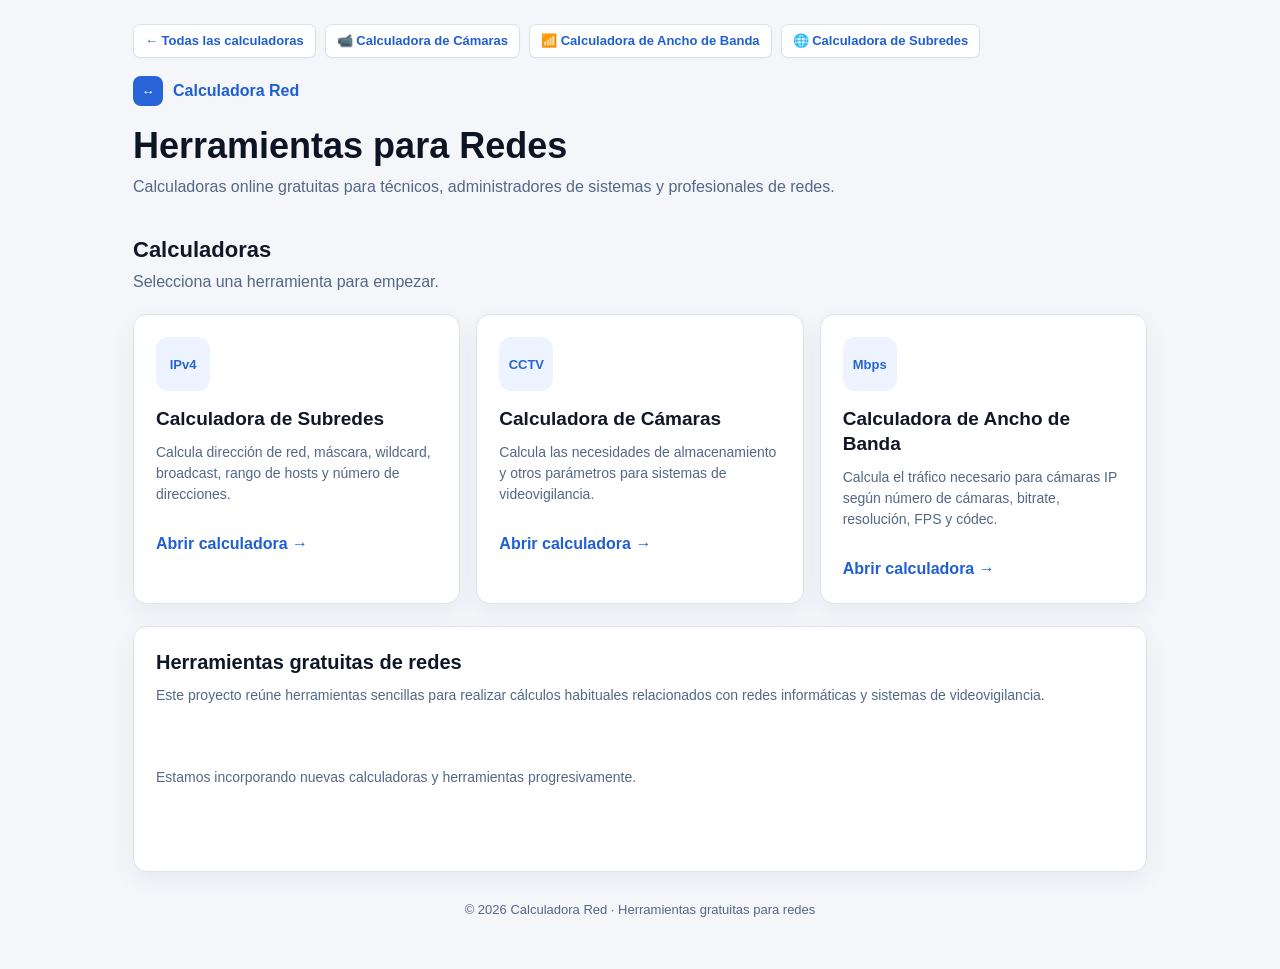
<file: index.html>
<!doctype html>
<html lang="es">
<head>
<meta charset="utf-8">
<meta name="viewport" content="width=device-width,initial-scale=1">
<title>Calculadora Red | Herramientas para Redes</title>
<meta name="description" content="Calculadoras online gratuitas para redes informáticas, videovigilancia, subredes, cámaras IP y ancho de banda.">
<link rel="canonical" href="https://calculadora-red.pages.dev/">
<style>
*{box-sizing:border-box}
body{
    margin:0;
    font-family:Arial,Helvetica,sans-serif;
    background:#f4f6fa;
    color:#172033;
    line-height:1.5;
}
.wrap{
    max-width:1050px;
    margin:0 auto;
    padding:24px 18px 50px;
}
a{color:#1f5fd1}
.brand{
    display:inline-flex;
    align-items:center;
    gap:10px;
    color:#1f5fd1;
    text-decoration:none;
    font-weight:700;
    margin-bottom:18px;
}
.brand-icon{
    width:30px;
    height:30px;
    border-radius:8px;
    background:#2864d7;
    color:#fff;
    display:flex;
    align-items:center;
    justify-content:center;
    font-size:13px;
    font-weight:700;
}
h1{
    margin:0 0 8px;
    font-size:36px;
    line-height:1.2;
    color:#0d1424;
}
.intro{
    margin:0 0 34px;
    color:#536887;
    font-size:16px;
}
.section-title{
    margin:0 0 4px;
    font-size:22px;
    color:#101827;
}
.section-text{
    margin:0 0 20px;
    color:#536887;
}
.cards{
    display:grid;
    grid-template-columns:repeat(3,1fr);
    gap:16px;
}
.card{
    background:#fff;
    border:1px solid #dfe4ec;
    border-radius:14px;
    padding:22px;
    box-shadow:0 8px 24px rgba(28,48,82,.06);
}
.tool-badge{
    display:flex;
    align-items:center;
    justify-content:center;
    width:54px;
    height:54px;
    border-radius:12px;
    background:#edf4ff;
    color:#2864d7;
    font-size:13px;
    font-weight:700;
    margin-bottom:16px;
}
.card h2{
    margin:0 0 10px;
    font-size:19px;
    line-height:1.3;
    color:#101827;
}
.card p{
    margin:0;
    min-height:72px;
    color:#536887;
    font-size:14px;
}
.card-link{
    display:inline-block;
    margin-top:18px;
    font-weight:700;
    text-decoration:none;
}
.info{
    margin-top:22px;
}
.info h2{
    margin:0 0 10px;
    font-size:20px;
}
.info p{
    margin:0 0 10px;
    color:#536887;
    font-size:14px;
}
footer{
    text-align:center;
    margin-top:28px;
    color:#536887;
    font-size:13px;
}
@media(max-width:850px){
    .cards{grid-template-columns:1fr 1fr}
}
@media(max-width:600px){
    .wrap{padding:20px 14px 40px}
    h1{font-size:30px}
    .cards{grid-template-columns:1fr}
    .card p{min-height:0}
}
</style>

<link rel="stylesheet" href="navegacion.css">
    
</head>
<body>
<div class="wrap">

<a class="brand" href="./">
    <span class="brand-icon">↔</span>
    <span>Calculadora Red</span>
</a>

<h1>Herramientas para Redes</h1>
<p class="intro">Calculadoras online gratuitas para técnicos, administradores de sistemas y profesionales de redes.</p>

<section>
    <h2 class="section-title">Calculadoras</h2>
    <p class="section-text">Selecciona una herramienta para empezar.</p>

    <div class="cards">

        <article class="card">
            <div class="tool-badge">IPv4</div>
            <h2>Calculadora de Subredes</h2>
            <p>Calcula dirección de red, máscara, wildcard, broadcast, rango de hosts y número de direcciones.</p>
            <a class="card-link" href="./subredes/">Abrir calculadora →</a>
        </article>

        <article class="card">
            <div class="tool-badge">CCTV</div>
            <h2>Calculadora de Cámaras</h2>
            <p>Calcula las necesidades de almacenamiento y otros parámetros para sistemas de videovigilancia.</p>
            <a class="card-link" href="./camaras/">Abrir calculadora →</a>
        </article>

        <article class="card">
            <div class="tool-badge">Mbps</div>
            <h2>Calculadora de Ancho de Banda</h2>
            <p>Calcula el tráfico necesario para cámaras IP según número de cámaras, bitrate, resolución, FPS y códec.</p>
            <a class="card-link" href="./ancho-banda/">Abrir calculadora →</a>
        </article>

    </div>
</section>

<section class="card info">
    <h2>Herramientas gratuitas de redes</h2>
    <p>Este proyecto reúne herramientas sencillas para realizar cálculos habituales relacionados con redes informáticas y sistemas de videovigilancia.</p>
    <p>Estamos incorporando nuevas calculadoras y herramientas progresivamente.</p>
</section>

<footer>© 2026 Calculadora Red · Herramientas gratuitas para redes</footer>

</div>

<script src="script.js"></script>
<script src="navegacion.js"></script>
</body>
</html>
</file>
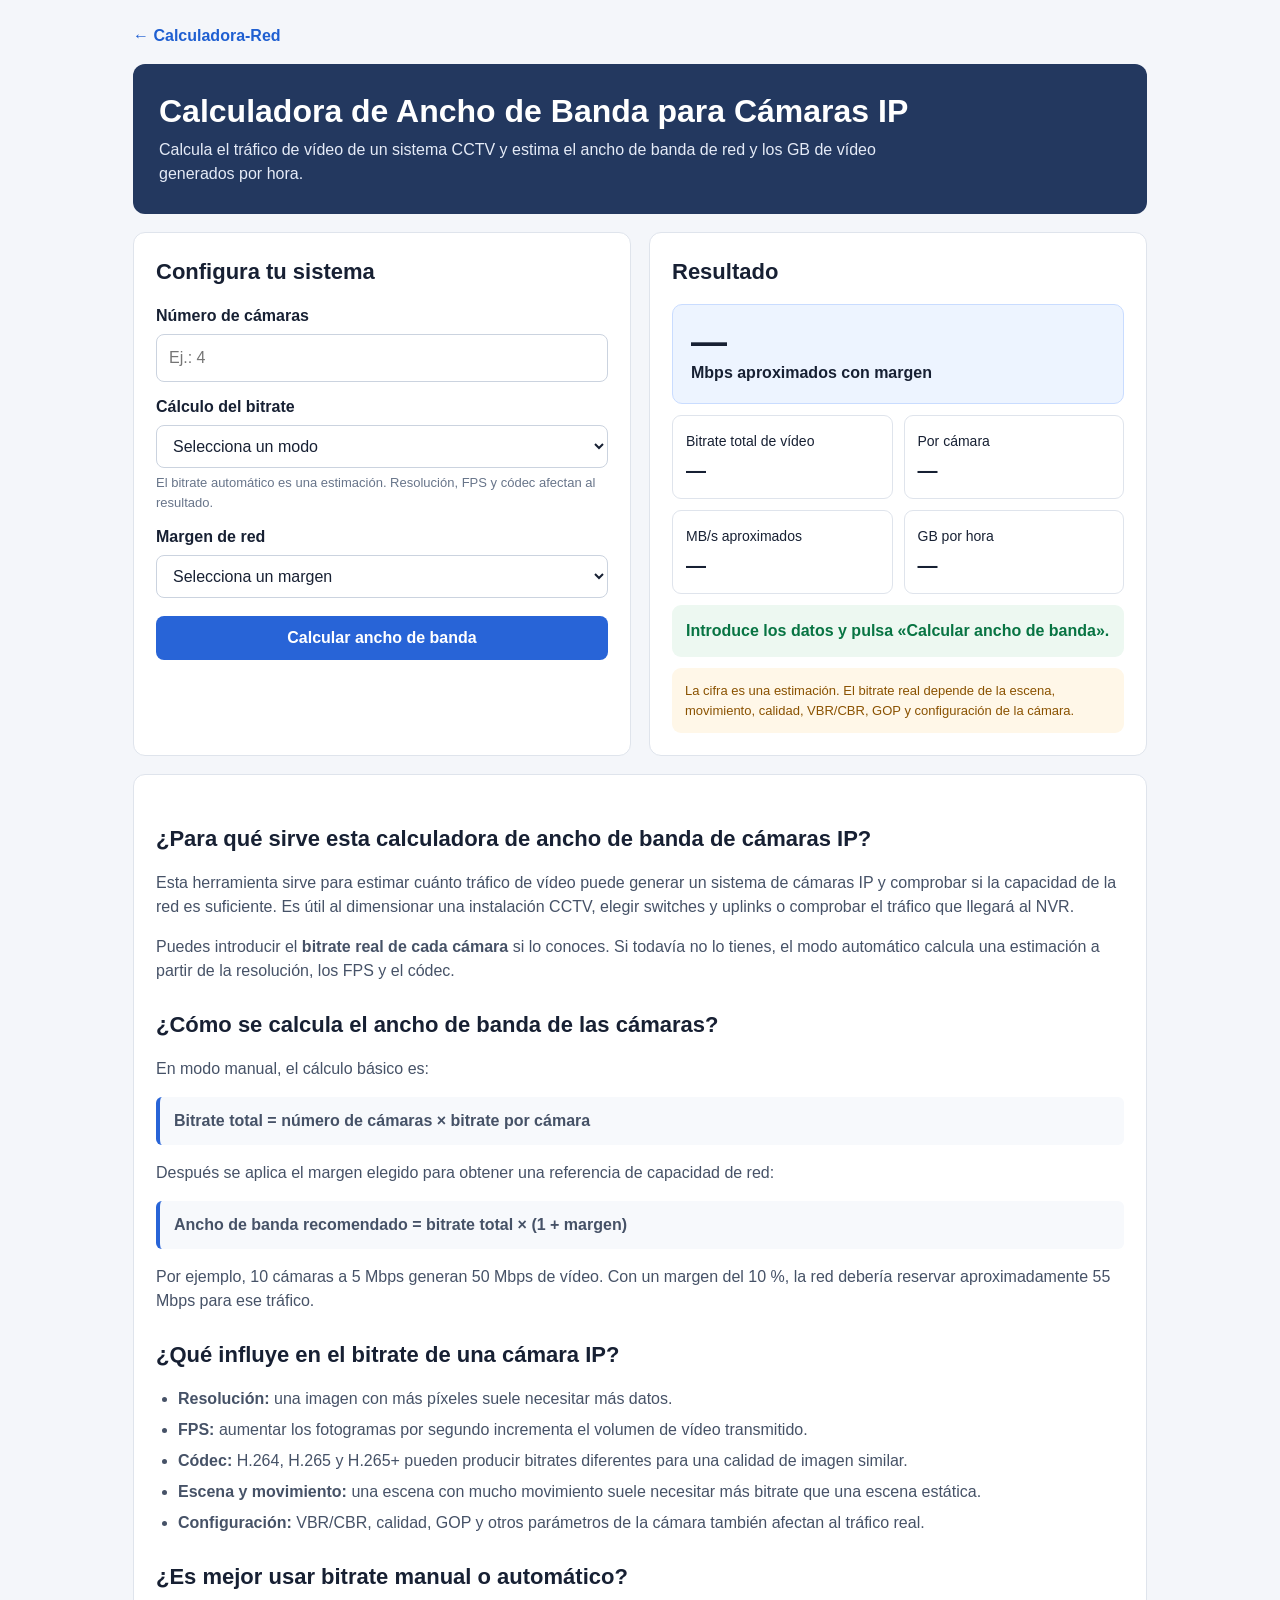
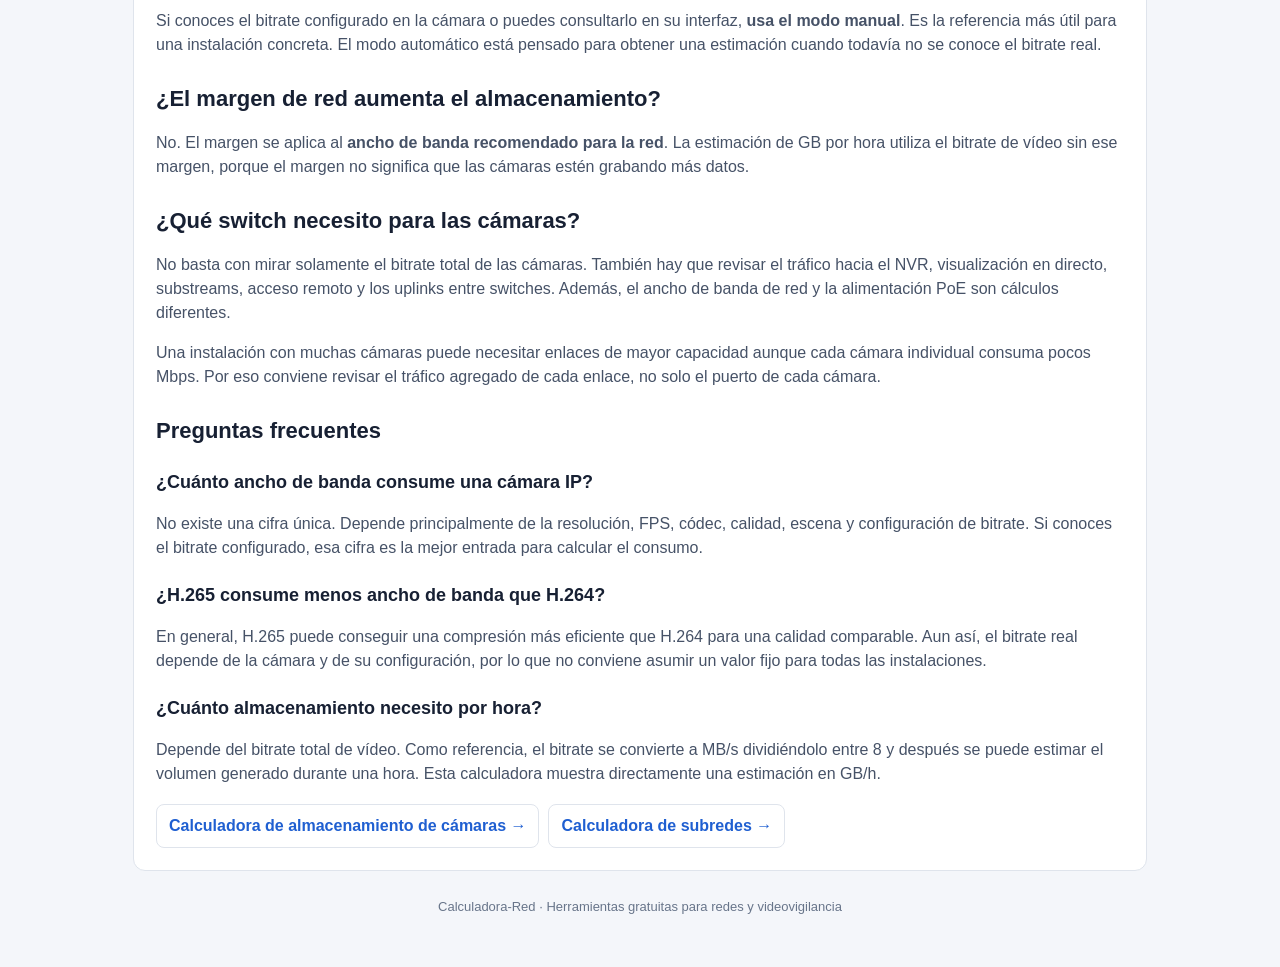
<file: ancho-banda/index.html>
<!doctype html>
<html lang="es">
<head>
<meta charset="utf-8">
<meta name="viewport" content="width=device-width,initial-scale=1">
<title>Calculadora de Ancho de Banda para Cámaras IP | CCTV</title>
<meta name="description" content="Calcula el ancho de banda de cámaras IP y CCTV según cámaras, bitrate, resolución, FPS y códec. Incluye margen de red, MB/s y GB por hora.">
<link rel="canonical" href="https://calculadora-red.pages.dev/ancho-banda/">
<meta name="robots" content="index,follow">
<meta property="og:title" content="Calculadora de Ancho de Banda para Cámaras IP">
<meta property="og:description" content="Calcula el tráfico de vídeo de un sistema CCTV y estima el ancho de banda y almacenamiento por hora.">
<meta property="og:type" content="website">
<meta property="og:url" content="https://calculadora-red.pages.dev/ancho-banda/">
<link rel="stylesheet" href="style.css">
<script type="application/ld+json">
{
  "@context":"https://schema.org",
  "@type":"WebApplication",
  "name":"Calculadora de Ancho de Banda para Cámaras IP",
  "url":"https://calculadora-red.pages.dev/ancho-banda/",
  "applicationCategory":"UtilitiesApplication",
  "operatingSystem":"All",
  "description":"Calculadora gratuita para estimar el ancho de banda de cámaras IP y CCTV según número de cámaras, bitrate, resolución, FPS y códec.",
  "isAccessibleForFree":true,
  "inLanguage":"es"
}
</script>
<script type="application/ld+json">
{
  "@context":"https://schema.org",
  "@type":"BreadcrumbList",
  "itemListElement":[
    {"@type":"ListItem","position":1,"name":"Inicio","item":"https://calculadora-red.pages.dev/"},
    {"@type":"ListItem","position":2,"name":"Calculadora de ancho de banda","item":"https://calculadora-red.pages.dev/ancho-banda/"}
  ]
}
</script>
</head>
<body>
<div class="wrap">
<a class="back" href="../">← Calculadora-Red</a>

<header>
<h1>Calculadora de Ancho de Banda para Cámaras IP</h1>
<p>Calcula el tráfico de vídeo de un sistema CCTV y estima el ancho de banda de red y los GB de vídeo generados por hora.</p>
</header>

<main class="grid">
<section class="card">
<h2>Configura tu sistema</h2>

<label for="cams">Número de cámaras</label>
<input id="cams" type="number" min="1" max="1000" step="1" inputmode="numeric" placeholder="Ej.: 4">
<div class="field-error" id="camsError"></div>

<label for="mode">Cálculo del bitrate</label>
<select id="mode">
<option value="" selected disabled>Selecciona un modo</option>
<option value="auto">Automático según resolución, FPS y códec</option>
<option value="manual">Usar bitrate manual</option>
</select>
<div id="autoBox" style="display:none">
<label for="resolution">Resolución</label>
<select id="resolution">
<option value="" selected disabled>Selecciona una resolución</option>
<option value="1">1 MP (720p)</option>
<option value="2">2 MP (1080p / Full HD)</option>
<option value="3">3 MP</option>
<option value="4">4 MP</option>
<option value="5">5 MP</option>
<option value="6">6 MP</option>
<option value="8">8 MP (4K)</option>
<option value="12">12 MP</option>
</select>

<div class="row">
<div>
<label for="fps">FPS</label>
<input id="fps" type="number" min="1" max="120" step="1" inputmode="numeric" placeholder="Ej.: 15">
<div class="field-error" id="fpsError"></div>
</div>
<div>
<label for="codec">Códec</label>
<select id="codec">
<option value="" selected disabled>Selecciona un códec</option>
<option value="h264">H.264</option>
<option value="h265">H.265 / HEVC</option>
<option value="h265p">H.265+ (estimación)</option>
</select>
</div>
</div>

<div class="hint">Estos datos se usan únicamente para estimar el bitrate por cámara.</div>
</div>

<div id="manualBox" style="display:none">
<label for="bitrate">Bitrate por cámara (Mbps)</label>
<input id="bitrate" type="number" min="0.1" max="100" step="0.1" inputmode="decimal" placeholder="Ej.: 2.5">
<div class="field-error" id="bitrateError"></div>
<div class="hint">Si conoces el bitrate real configurado en la cámara, es preferible introducirlo.</div>
</div>

<div id="autoHint" class="hint">El bitrate automático es una estimación. Resolución, FPS y códec afectan al resultado.</div>

<label for="overhead">Margen de red</label>
<select id="overhead">
<option value="" selected disabled>Selecciona un margen</option>
<option value="1.10">10 %</option>
<option value="1.15">15 %</option>
<option value="1.20">20 %</option>
</select>

<button id="calc" type="button">Calcular ancho de banda</button>
</section>

<section class="card">
<h2>Resultado</h2>
<div class="result">
<div class="main-result">
<div class="big" id="total">—</div>
<div class="unit">Mbps aproximados con margen</div>
</div>

<div class="stats">
<div class="stat"><span>Bitrate total de vídeo</span><b id="raw">—</b></div>
<div class="stat"><span>Por cámara</span><b id="per">—</b></div>
<div class="stat"><span>MB/s aproximados</span><b id="mbytes">—</b></div>
<div class="stat"><span>GB por hora</span><b id="gbhour">—</b></div>
</div>

<div class="recommendation" id="network">Introduce los datos y pulsa «Calcular ancho de banda».</div>
<div class="warning">La cifra es una estimación. El bitrate real depende de la escena, movimiento, calidad, VBR/CBR, GOP y configuración de la cámara.</div>
</div>
</section>
</main>

<article class="card article">
<h2>¿Para qué sirve esta calculadora de ancho de banda de cámaras IP?</h2>
<p>Esta herramienta sirve para estimar cuánto tráfico de vídeo puede generar un sistema de cámaras IP y comprobar si la capacidad de la red es suficiente. Es útil al dimensionar una instalación CCTV, elegir switches y uplinks o comprobar el tráfico que llegará al NVR.</p>
<p>Puedes introducir el <strong>bitrate real de cada cámara</strong> si lo conoces. Si todavía no lo tienes, el modo automático calcula una estimación a partir de la resolución, los FPS y el códec.</p>

<h2>¿Cómo se calcula el ancho de banda de las cámaras?</h2>
<p>En modo manual, el cálculo básico es:</p>
<p class="formula"><strong>Bitrate total = número de cámaras × bitrate por cámara</strong></p>
<p>Después se aplica el margen elegido para obtener una referencia de capacidad de red:</p>
<p class="formula"><strong>Ancho de banda recomendado = bitrate total × (1 + margen)</strong></p>
<p>Por ejemplo, 10 cámaras a 5 Mbps generan 50 Mbps de vídeo. Con un margen del 10 %, la red debería reservar aproximadamente 55 Mbps para ese tráfico.</p>

<h2>¿Qué influye en el bitrate de una cámara IP?</h2>
<ul>
<li><strong>Resolución:</strong> una imagen con más píxeles suele necesitar más datos.</li>
<li><strong>FPS:</strong> aumentar los fotogramas por segundo incrementa el volumen de vídeo transmitido.</li>
<li><strong>Códec:</strong> H.264, H.265 y H.265+ pueden producir bitrates diferentes para una calidad de imagen similar.</li>
<li><strong>Escena y movimiento:</strong> una escena con mucho movimiento suele necesitar más bitrate que una escena estática.</li>
<li><strong>Configuración:</strong> VBR/CBR, calidad, GOP y otros parámetros de la cámara también afectan al tráfico real.</li>
</ul>

<h2>¿Es mejor usar bitrate manual o automático?</h2>
<p>Si conoces el bitrate configurado en la cámara o puedes consultarlo en su interfaz, <strong>usa el modo manual</strong>. Es la referencia más útil para una instalación concreta. El modo automático está pensado para obtener una estimación cuando todavía no se conoce el bitrate real.</p>

<h2>¿El margen de red aumenta el almacenamiento?</h2>
<p>No. El margen se aplica al <strong>ancho de banda recomendado para la red</strong>. La estimación de GB por hora utiliza el bitrate de vídeo sin ese margen, porque el margen no significa que las cámaras estén grabando más datos.</p>

<h2>¿Qué switch necesito para las cámaras?</h2>
<p>No basta con mirar solamente el bitrate total de las cámaras. También hay que revisar el tráfico hacia el NVR, visualización en directo, substreams, acceso remoto y los uplinks entre switches. Además, el ancho de banda de red y la alimentación PoE son cálculos diferentes.</p>
<p>Una instalación con muchas cámaras puede necesitar enlaces de mayor capacidad aunque cada cámara individual consuma pocos Mbps. Por eso conviene revisar el tráfico agregado de cada enlace, no solo el puerto de cada cámara.</p>

<h2>Preguntas frecuentes</h2>
<h3>¿Cuánto ancho de banda consume una cámara IP?</h3>
<p>No existe una cifra única. Depende principalmente de la resolución, FPS, códec, calidad, escena y configuración de bitrate. Si conoces el bitrate configurado, esa cifra es la mejor entrada para calcular el consumo.</p>

<h3>¿H.265 consume menos ancho de banda que H.264?</h3>
<p>En general, H.265 puede conseguir una compresión más eficiente que H.264 para una calidad comparable. Aun así, el bitrate real depende de la cámara y de su configuración, por lo que no conviene asumir un valor fijo para todas las instalaciones.</p>

<h3>¿Cuánto almacenamiento necesito por hora?</h3>
<p>Depende del bitrate total de vídeo. Como referencia, el bitrate se convierte a MB/s dividiéndolo entre 8 y después se puede estimar el volumen generado durante una hora. Esta calculadora muestra directamente una estimación en GB/h.</p>

<div class="links">
<a href="../camaras/">Calculadora de almacenamiento de cámaras →</a>
<a href="../subredes/">Calculadora de subredes →</a>
</div>
</article>

<footer>Calculadora-Red · Herramientas gratuitas para redes y videovigilancia</footer>
</div>

<script src="script.js"></script>
</body>
</html>
</file>
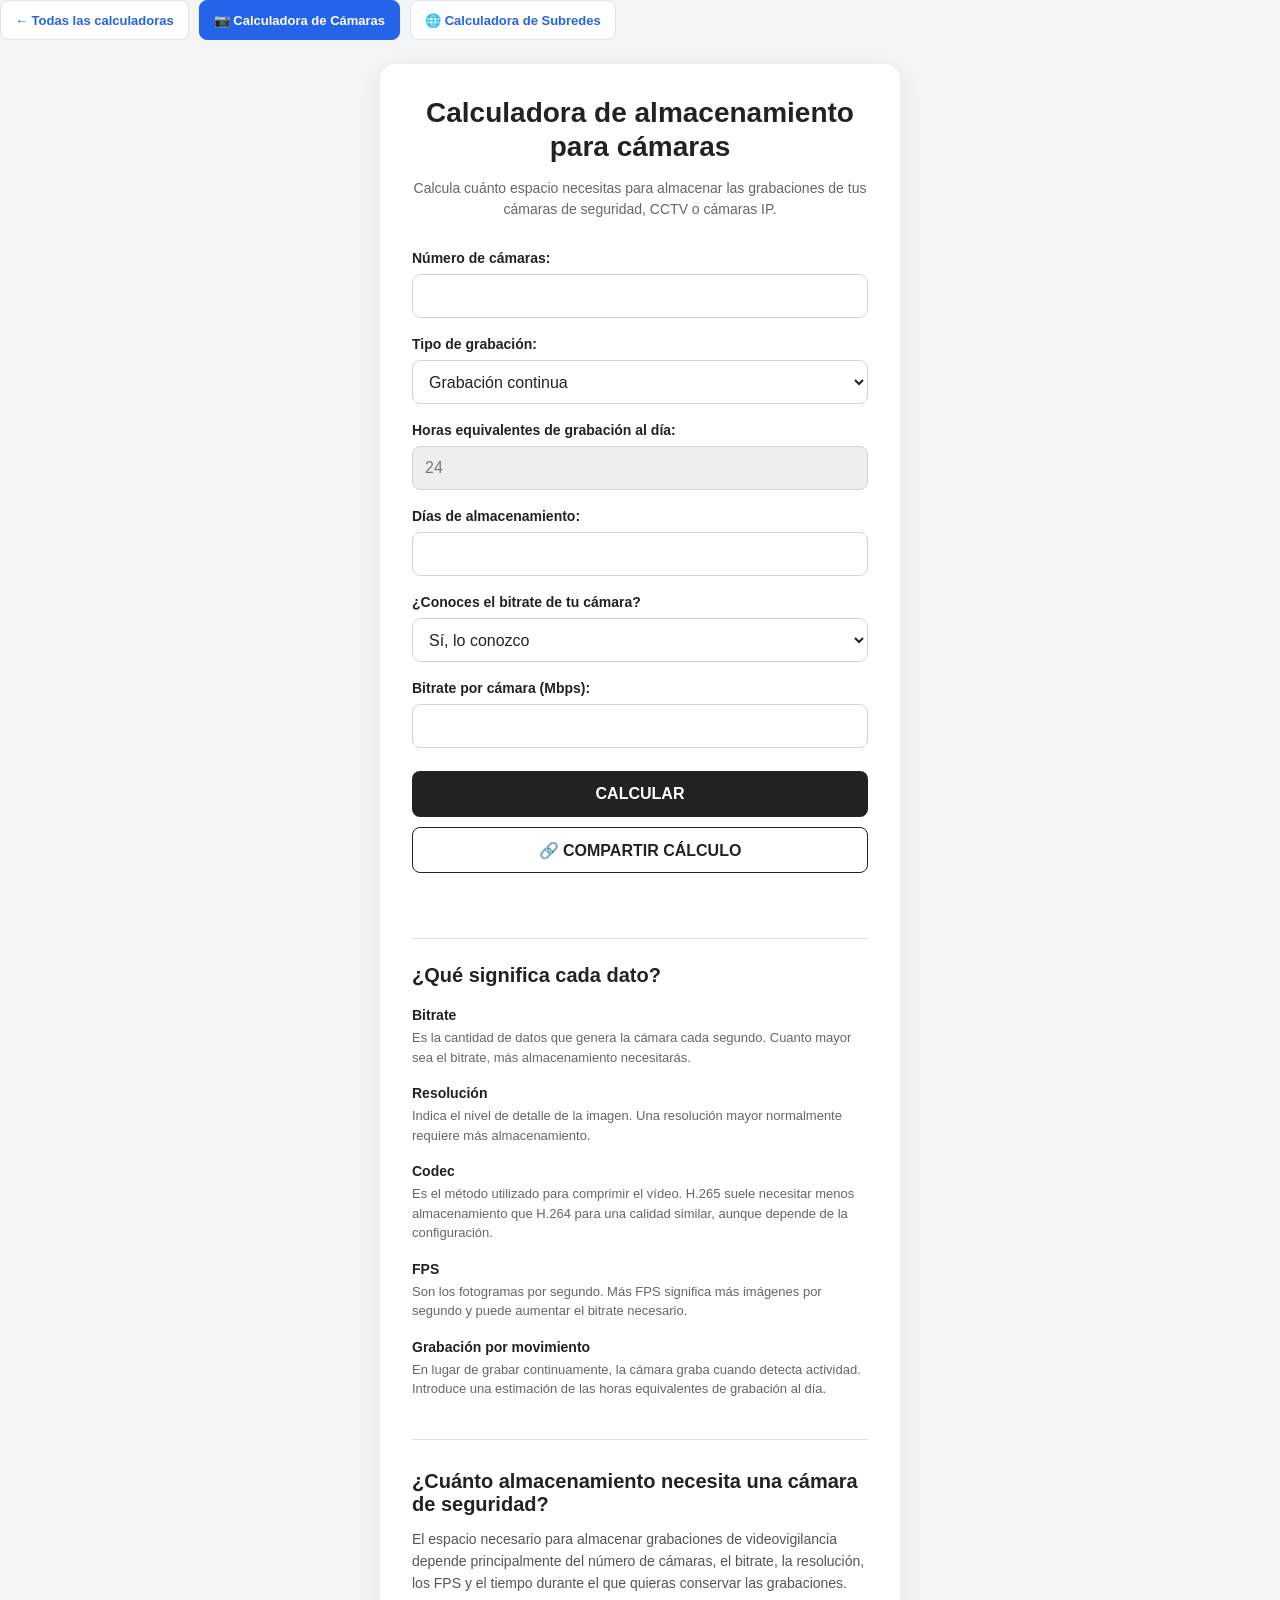
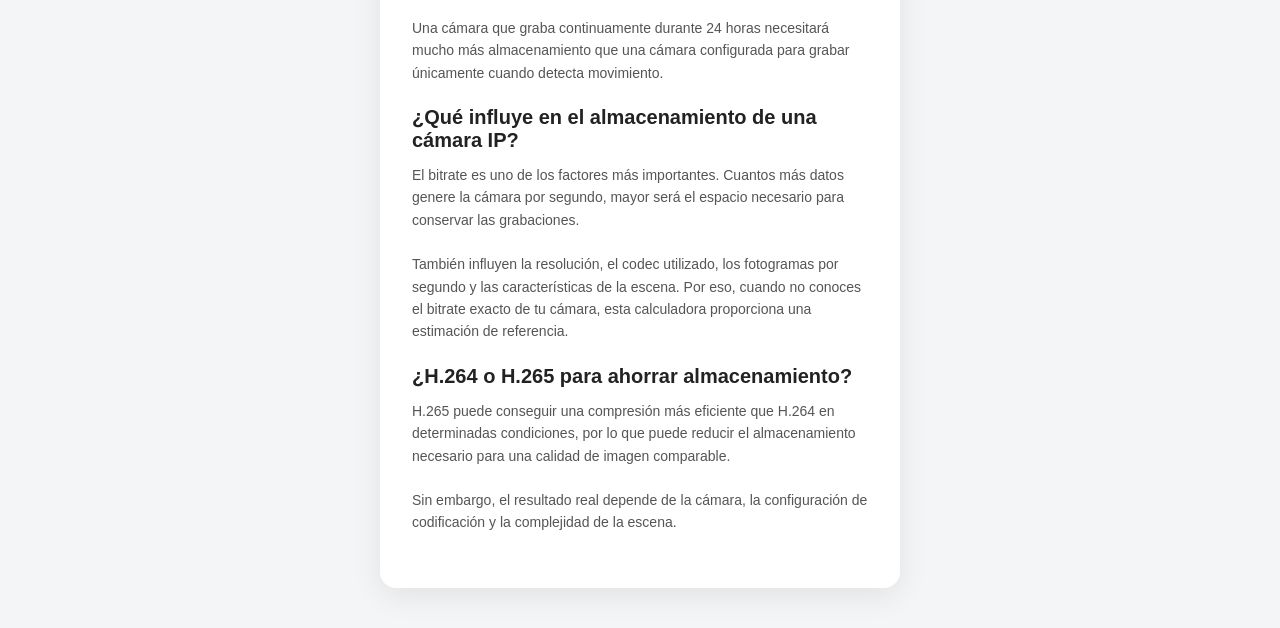
<file: camaras/index.html>
<!DOCTYPE html>
<html lang="es">

<head>

    <meta charset="UTF-8">

    <meta
        name="viewport"
        content="width=device-width, initial-scale=1.0"
    >

    <!-- SEO -->
    <title>
        Calculadora de almacenamiento para cámaras de seguridad | CCTV
    </title>

    <meta
        name="description"
        content="Calcula cuánto almacenamiento necesitas para cámaras de seguridad, CCTV o cámaras IP según número de cámaras, resolución, bitrate, FPS y días de grabación."
    >

    <meta
        name="robots"
        content="index, follow"
    >

    <meta
        name="author"
        content="Calculadora de almacenamiento CCTV"
    >


    <!-- CSS -->

    <link
        rel="stylesheet"
        href="style.css"
    >

</head>


<body>

    <nav class="main-navigation">

        <a href="../index.html" class="nav-button">
            ← Todas las calculadoras
        </a>

        <a href="../camaras/index.html" class="nav-button active">
            📷 Calculadora de Cámaras
        </a>

        <a href="../subredes/index.html" class="nav-button">
            🌐 Calculadora de Subredes
        </a>

    </nav>


    <main class="contenedor">


        <!-- =====================================
             CABECERA
             ===================================== -->

        <header>

            <h1>
                Calculadora de almacenamiento para cámaras
            </h1>

            <p class="introduccion">

                Calcula cuánto espacio necesitas para almacenar
                las grabaciones de tus cámaras de seguridad,
                CCTV o cámaras IP.

            </p>

        </header>


        <!-- =====================================
             CALCULADORA
             ===================================== -->


        <!-- NÚMERO DE CÁMARAS -->

        <label for="camaras">
            Número de cámaras:
        </label>

        <input
            type="number"
            id="camaras"
            min="1"
        >

        <br><br>


        <!-- TIPO DE GRABACIÓN -->

        <label for="tipoGrabacion">
            Tipo de grabación:
        </label>

        <select id="tipoGrabacion">

            <option value="continua">
                Grabación continua
            </option>

            <option value="movimiento">
                Grabación por movimiento
            </option>

        </select>

        <br><br>


        <!-- HORAS DE GRABACIÓN -->

        <div id="horasGrabacion">

            <label for="horas">
                Horas equivalentes de grabación al día:
            </label>

            <input
                type="number"
                id="horas"
                min="1"
                max="24"
                disabled
            >

        </div>

        <br>


        <!-- DÍAS -->

        <label for="dias">
            Días de almacenamiento:
        </label>

        <input
            type="number"
            id="dias"
            min="1"
        >

        <br><br>


        <!-- BITRATE -->

        <label for="tipoBitrate">
            ¿Conoces el bitrate de tu cámara?
        </label>

        <select id="tipoBitrate">

            <option value="conocido">
                Sí, lo conozco
            </option>

            <option value="estimado">
                No, quiero una estimación
            </option>

        </select>

        <br><br>


        <!-- BITRATE CONOCIDO -->

        <div id="bitrateConocido">

            <label for="bitrate">
                Bitrate por cámara (Mbps):
            </label>

            <input
                type="number"
                id="bitrate"
                min="0.1"
                step="0.1"
            >

        </div>


        <!-- =====================================
             BITRATE ESTIMADO
             ===================================== -->

        <div
            id="bitrateEstimado"
            style="display: none;"
        >


            <!-- RESOLUCIÓN -->

            <label for="resolucion">
                Resolución:
            </label>

            <select id="resolucion">

                <option value="1080p">
                    1080p
                </option>

                <option value="2k">
                    2K
                </option>

                <option value="4mp">
                    4 MP
                </option>

                <option value="5mp">
                    5 MP
                </option>

                <option value="4k">
                    4K
                </option>

            </select>

            <br><br>


            <!-- CODEC -->

            <label for="codec">
                Codec:
            </label>

            <select id="codec">

                <option value="h264">
                    H.264
                </option>

                <option value="h265">
                    H.265
                </option>

            </select>

            <br><br>


            <!-- FPS -->

            <label for="fps">
                FPS (fotogramas por segundo):
            </label>

            <select id="fps">

                <option value="10">
                    10 FPS
                </option>

                <option
                    value="15"
                    selected
                >
                    15 FPS
                </option>

                <option value="20">
                    20 FPS
                </option>

                <option value="25">
                    25 FPS
                </option>

                <option value="30">
                    30 FPS
                </option>

            </select>


        </div>


        <br>


        <!-- =====================================
             BOTONES
             ===================================== -->

        <button
            id="calcular"
            type="button"
        >
            CALCULAR
        </button>


        <button
            id="compartir"
            type="button"
        >
            🔗 COMPARTIR CÁLCULO
        </button>


        <p id="mensajeCompartir"></p>


        <!-- =====================================
             RESULTADO
             ===================================== -->

        <div
            id="resultado"
            class="resultado"
        ></div>


        <!-- =====================================
             AYUDA
             ===================================== -->

        <section class="ayuda">

            <h2>
                ¿Qué significa cada dato?
            </h2>


            <div class="ayuda-item">

                <strong>
                    Bitrate
                </strong>

                <p>

                    Es la cantidad de datos que genera
                    la cámara cada segundo. Cuanto mayor
                    sea el bitrate, más almacenamiento
                    necesitarás.

                </p>

            </div>


            <div class="ayuda-item">

                <strong>
                    Resolución
                </strong>

                <p>

                    Indica el nivel de detalle de la imagen.
                    Una resolución mayor normalmente requiere
                    más almacenamiento.

                </p>

            </div>


            <div class="ayuda-item">

                <strong>
                    Codec
                </strong>

                <p>

                    Es el método utilizado para comprimir
                    el vídeo. H.265 suele necesitar menos
                    almacenamiento que H.264 para una calidad
                    similar, aunque depende de la configuración.

                </p>

            </div>


            <div class="ayuda-item">

                <strong>
                    FPS
                </strong>

                <p>

                    Son los fotogramas por segundo.
                    Más FPS significa más imágenes por segundo
                    y puede aumentar el bitrate necesario.

                </p>

            </div>


            <div class="ayuda-item">

                <strong>
                    Grabación por movimiento
                </strong>

                <p>

                    En lugar de grabar continuamente,
                    la cámara graba cuando detecta actividad.
                    Introduce una estimación de las horas
                    equivalentes de grabación al día.

                </p>

            </div>

        </section>


        <!-- =====================================
             INFORMACIÓN SEO
             ===================================== -->

        <section class="contenido-seo">

            <h2>
                ¿Cuánto almacenamiento necesita una cámara de seguridad?
            </h2>

            <p>

                El espacio necesario para almacenar grabaciones
                de videovigilancia depende principalmente del número
                de cámaras, el bitrate, la resolución, los FPS y el
                tiempo durante el que quieras conservar las grabaciones.

            </p>

            <p>

                Una cámara que graba continuamente durante 24 horas
                necesitará mucho más almacenamiento que una cámara
                configurada para grabar únicamente cuando detecta
                movimiento.

            </p>


            <h2>
                ¿Qué influye en el almacenamiento de una cámara IP?
            </h2>

            <p>

                El bitrate es uno de los factores más importantes.
                Cuantos más datos genere la cámara por segundo,
                mayor será el espacio necesario para conservar
                las grabaciones.

            </p>

            <p>

                También influyen la resolución, el codec utilizado,
                los fotogramas por segundo y las características
                de la escena. Por eso, cuando no conoces el bitrate
                exacto de tu cámara, esta calculadora proporciona
                una estimación de referencia.

            </p>


            <h2>
                ¿H.264 o H.265 para ahorrar almacenamiento?
            </h2>

            <p>

                H.265 puede conseguir una compresión más eficiente
                que H.264 en determinadas condiciones, por lo que
                puede reducir el almacenamiento necesario para una
                calidad de imagen comparable.

            </p>

            <p>

                Sin embargo, el resultado real depende de la cámara,
                la configuración de codificación y la complejidad
                de la escena.

            </p>

        </section>


    </main>


    <!-- =====================================
         JAVASCRIPT
         ===================================== -->

    <script src="script.js"></script>

</body>

</html>
</file>
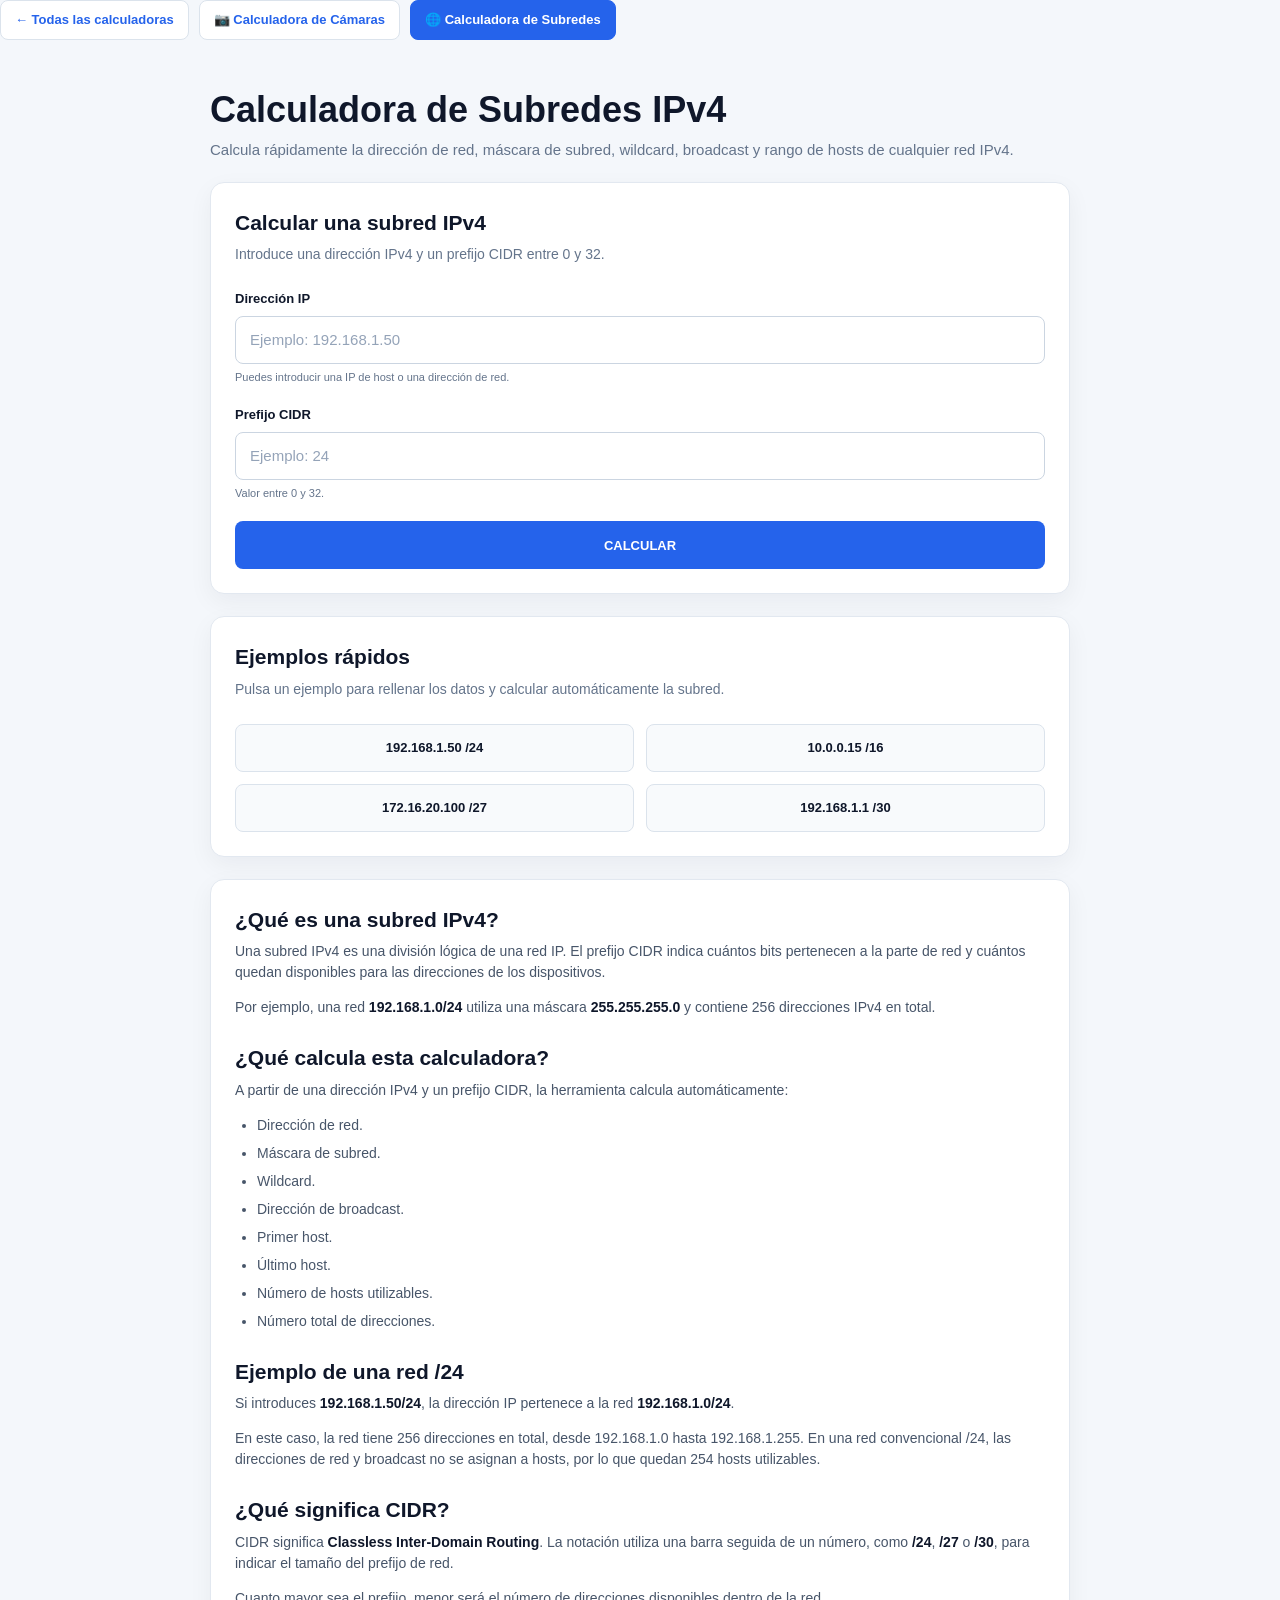
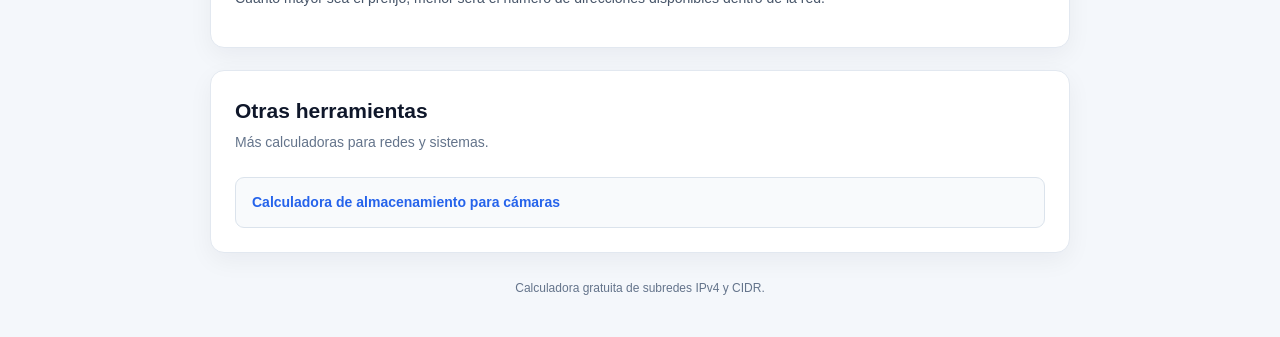
<file: subredes/index.html>
<!DOCTYPE html>
<html lang="es">
<head>
    <meta charset="UTF-8">

    <meta
        name="viewport"
        content="width=device-width, initial-scale=1.0"
    >

    <title>Calculadora de Subredes IPv4 y CIDR | Máscara, Hosts y Broadcast</title>

    <meta
        name="description"
        content="Calculadora gratuita de subredes IPv4 y CIDR. Obtén la dirección de red, máscara de subred, wildcard, broadcast, rango de hosts y número de direcciones."
    >

    <meta
        name="robots"
        content="index, follow"
    >

    <link
        rel="stylesheet"
        href="style.css"
    >
</head>

<body>

    <nav class="main-navigation">

        <a href="../index.html" class="nav-button">
            ← Todas las calculadoras
        </a>

        <a href="../camaras/index.html" class="nav-button">
            📷 Calculadora de Cámaras
        </a>

        <a href="../subredes/index.html" class="nav-button active">
            🌐 Calculadora de Subredes
        </a>

    </nav>

    <main class="container">

        <!-- =====================================================
             CABECERA
             ===================================================== -->

        <header class="page-header">

            <h1>Calculadora de Subredes IPv4</h1>

            <p>
                Calcula rápidamente la dirección de red, máscara de subred,
                wildcard, broadcast y rango de hosts de cualquier red IPv4.
            </p>

        </header>
        
        <!-- =====================================================
             CALCULADORA
             ===================================================== -->

        <section class="card calculator-card">

            <h2>Calcular una subred IPv4</h2>

            <p class="section-description">
                Introduce una dirección IPv4 y un prefijo CIDR entre 0 y 32.
            </p>


            <div class="form-group">

                <label for="ip">
                    Dirección IP
                </label>

                <input
                    type="text"
                    id="ip"
                    name="ip"
                    autocomplete="off"
                    inputmode="decimal"
                    placeholder="Ejemplo: 192.168.1.50"
                >

                <small>
                    Puedes introducir una IP de host o una dirección de red.
                </small>

            </div>


            <div class="form-group">

                <label for="cidr">
                    Prefijo CIDR
                </label>

                <input
                    type="number"
                    id="cidr"
                    name="cidr"
                    min="0"
                    max="32"
                    step="1"
                    autocomplete="off"
                    placeholder="Ejemplo: 24"
                >

                <small>
                    Valor entre 0 y 32.
                </small>

            </div>


            <button
                type="button"
                id="calculateBtn"
                class="calculate-button"
            >
                CALCULAR
            </button>


            <div
                id="errorMessage"
                class="error-message"
                role="alert"
                hidden
            ></div>

        </section>


        <!-- =====================================================
             EJEMPLOS RÁPIDOS
             ===================================================== -->

        <section class="card examples-card">

            <h2>Ejemplos rápidos</h2>

            <p class="section-description">
                Pulsa un ejemplo para rellenar los datos y calcular
                automáticamente la subred.
            </p>


            <div class="examples-grid">

                <button
                    type="button"
                    class="example-button"
                    data-ip="192.168.1.50"
                    data-cidr="24"
                >
                    192.168.1.50 /24
                </button>


                <button
                    type="button"
                    class="example-button"
                    data-ip="10.0.0.15"
                    data-cidr="16"
                >
                    10.0.0.15 /16
                </button>


                <button
                    type="button"
                    class="example-button"
                    data-ip="172.16.20.100"
                    data-cidr="27"
                >
                    172.16.20.100 /27
                </button>


                <button
                    type="button"
                    class="example-button"
                    data-ip="192.168.1.1"
                    data-cidr="30"
                >
                    192.168.1.1 /30
                </button>

            </div>

        </section>


        <!-- =====================================================
             RESULTADOS
             ===================================================== -->

        <section
            id="resultsSection"
            class="card results-card"
            hidden
        >

            <h2>Información de la red</h2>


            <div class="results-grid">

                <div class="result-item">

                    <span class="result-label">
                        Dirección de red
                    </span>

                    <strong id="networkAddress">
                        -
                    </strong>

                </div>


                <div class="result-item">

                    <span class="result-label">
                        Máscara de subred
                    </span>

                    <strong id="subnetMask">
                        -
                    </strong>

                </div>


                <div class="result-item">

                    <span class="result-label">
                        Wildcard
                    </span>

                    <strong id="wildcard">
                        -
                    </strong>

                </div>


                <div class="result-item">

                    <span class="result-label">
                        Broadcast
                    </span>

                    <strong id="broadcast">
                        -
                    </strong>

                </div>


                <div class="result-item">

                    <span class="result-label">
                        Primer host
                    </span>

                    <strong id="firstHost">
                        -
                    </strong>

                </div>


                <div class="result-item">

                    <span class="result-label">
                        Último host
                    </span>

                    <strong id="lastHost">
                        -
                    </strong>

                </div>


                <div class="result-item">

                    <span class="result-label">
                        Hosts utilizables
                    </span>

                    <strong id="usableHosts">
                        -
                    </strong>

                </div>


                <div class="result-item">

                    <span class="result-label">
                        Total de direcciones
                    </span>

                    <strong id="totalAddresses">
                        -
                    </strong>

                </div>


                <div class="result-item">

                    <span class="result-label">
                        Prefijo CIDR
                    </span>

                    <strong id="resultCidr">
                        -
                    </strong>

                </div>


                <div class="result-item">

                    <span class="result-label">
                        Tipo de red
                    </span>

                    <strong id="networkType">
                        -
                    </strong>

                </div>

            </div>


            <div
                id="specialNetworkNote"
                class="special-network-note"
                hidden
            ></div>

        </section>


        <!-- =====================================================
             INFORMACIÓN SEO
             ===================================================== -->

        <section class="card information-card">

            <h2>¿Qué es una subred IPv4?</h2>

            <p>
                Una subred IPv4 es una división lógica de una red IP.
                El prefijo CIDR indica cuántos bits pertenecen a la parte
                de red y cuántos quedan disponibles para las direcciones
                de los dispositivos.
            </p>

            <p>
                Por ejemplo, una red
                <strong>192.168.1.0/24</strong>
                utiliza una máscara
                <strong>255.255.255.0</strong>
                y contiene 256 direcciones IPv4 en total.
            </p>


            <h2>¿Qué calcula esta calculadora?</h2>

            <p>
                A partir de una dirección IPv4 y un prefijo CIDR,
                la herramienta calcula automáticamente:
            </p>

            <ul>

                <li>Dirección de red.</li>

                <li>Máscara de subred.</li>

                <li>Wildcard.</li>

                <li>Dirección de broadcast.</li>

                <li>Primer host.</li>

                <li>Último host.</li>

                <li>Número de hosts utilizables.</li>

                <li>Número total de direcciones.</li>

            </ul>


            <h2>Ejemplo de una red /24</h2>

            <p>
                Si introduces
                <strong>192.168.1.50/24</strong>,
                la dirección IP pertenece a la red
                <strong>192.168.1.0/24</strong>.
            </p>

            <p>
                En este caso, la red tiene 256 direcciones en total,
                desde 192.168.1.0 hasta 192.168.1.255.
                En una red convencional /24, las direcciones de red
                y broadcast no se asignan a hosts, por lo que quedan
                254 hosts utilizables.
            </p>


            <h2>¿Qué significa CIDR?</h2>

            <p>
                CIDR significa
                <strong>Classless Inter-Domain Routing</strong>.
                La notación utiliza una barra seguida de un número,
                como <strong>/24</strong>, <strong>/27</strong> o
                <strong>/30</strong>, para indicar el tamaño del prefijo
                de red.
            </p>

            <p>
                Cuanto mayor sea el prefijo, menor será el número de
                direcciones disponibles dentro de la red.
            </p>

        </section>


        <!-- =====================================================
             OTRAS HERRAMIENTAS
             ===================================================== -->

        <section class="card related-tools">

            <h2>Otras herramientas</h2>

            <p class="section-description">
                Más calculadoras para redes y sistemas.
            </p>

            <a
                href="../"
                class="related-tool-link"
            >
                Calculadora de almacenamiento para cámaras
            </a>

        </section>


        <!-- =====================================================
             PIE
             ===================================================== -->

        <footer class="footer">

            <p>
                Calculadora gratuita de subredes IPv4 y CIDR.
            </p>

        </footer>

    </main>


    <script src="script.js"></script>

</body>
</html>
</file>
<file: navegacion.css>
/* Navegación común de Calculadora-Red */
.cr-nav{
    display:flex;
    flex-wrap:wrap;
    gap:9px;
    align-items:center;
    margin:0 0 18px;
}
.cr-nav a{
    display:inline-flex;
    align-items:center;
    gap:6px;
    padding:8px 11px;
    border:1px solid #d9e1ec;
    border-radius:7px;
    background:#fff;
    color:#1f5fd1;
    text-decoration:none;
    font-size:13px;
    font-weight:700;
    line-height:1.25;
    white-space:nowrap;
    box-shadow:0 1px 2px rgba(20,40,70,.03);
}
.cr-nav a:hover{
    border-color:#b9cdf1;
    background:#f7faff;
}
.cr-nav a.cr-active{
    background:#2864d7;
    border-color:#2864d7;
    color:#fff;
}
.cr-nav a.cr-active:hover{
    background:#1f55bc;
    border-color:#1f55bc;
}
@media(max-width:760px){
    .cr-nav{
        gap:7px;
    }
    .cr-nav a{
        font-size:12px;
        padding:7px 9px;
    }
}
</file>
<file: ancho-banda/style.css>
*{box-sizing:border-box}
body{margin:0;font-family:Arial,Helvetica,sans-serif;background:#f4f6fa;color:#172033;line-height:1.5}
.wrap{max-width:1050px;margin:0 auto;padding:24px 18px 50px}
a{color:#1f5fd1}
.back{display:inline-block;margin-bottom:16px;color:#1f5fd1;text-decoration:none;font-weight:700}
header{background:#23385f;color:#fff;border-radius:12px;padding:28px 26px;margin-bottom:18px}
h1{margin:0 0 8px;font-size:32px;line-height:1.2}
header p{margin:0;color:#e5ebf7;max-width:780px}
.grid{display:grid;grid-template-columns:1fr 1fr;gap:18px}
.card{background:#fff;border:1px solid #dfe4ec;border-radius:12px;padding:22px}
h2{margin:0 0 16px;font-size:22px;color:#172033}
label{display:block;font-weight:700;margin:13px 0 6px}
input,select{width:100%;padding:11px 12px;border:1px solid #cbd3df;border-radius:8px;font:inherit;background:#fff;color:#172033}
input:focus,select:focus{outline:2px solid #b9d2ff;border-color:#3b6fd8}
input.invalid{border-color:#c62828;background:#fff7f7}
.row{display:grid;grid-template-columns:1fr 1fr;gap:12px}
.hint{font-size:13px;color:#68758a;margin-top:5px}
.field-error{color:#c62828;font-size:13px;font-weight:700;margin-top:5px}
.field-error:empty{display:none}
button{width:100%;border:0;border-radius:8px;padding:13px 16px;background:#2864d7;color:#fff;font-size:16px;font-weight:700;cursor:pointer;margin-top:18px}
button:hover{background:#1f55bc}
.result{display:grid;gap:11px}
.main-result{background:#edf4ff;border:1px solid #c9dcff;border-radius:10px;padding:18px}
.big{font-size:36px;font-weight:800;line-height:1.05}
.unit{font-size:16px;font-weight:700}
.stats{display:grid;grid-template-columns:1fr 1fr;gap:11px}
.stat{border:1px solid #dfe4ec;border-radius:9px;padding:13px}
.stat span{font-size:14px}
.stat b{display:block;font-size:20px;margin-top:2px}
.recommendation{padding:14px;border-radius:9px;background:#edf8f1;color:#087443;font-weight:700}
.warning{padding:13px;border-radius:9px;background:#fff7e8;color:#8a5200;font-size:13px}
.article{margin-top:18px}
.article p{color:#465267}.article ul{color:#465267;padding-left:22px}.article li{margin:7px 0}.formula{background:#f7f9fc;border-left:4px solid #2864d7;padding:12px 14px;border-radius:6px;color:#172033}.article h3{margin:22px 0 7px;font-size:18px;color:#172033}
.article h2{margin-top:25px}
.links{display:flex;flex-wrap:wrap;gap:9px;margin-top:18px}
.links a{background:#fff;border:1px solid #dfe4ec;padding:9px 12px;border-radius:8px;text-decoration:none;font-weight:700}
footer{margin-top:26px;color:#68758a;font-size:13px;text-align:center}
@media(max-width:760px){.grid{grid-template-columns:1fr}.row{grid-template-columns:1fr}h1{font-size:28px}header{padding:23px 20px}.card{padding:19px}}
#autoBox{margin-top:4px;padding-top:4px}
</file>
<file: camaras/style.css>
/* ==========================================
   CONFIGURACIÓN GENERAL
   ========================================== */

* {
    box-sizing: border-box;
}

body {
    font-family: Arial, sans-serif;
    background: #f3f5f7;
    margin: 0;
    padding: 0 20px 40px;
    color: #222;
}


/* ==========================================
   NAVEGACIÓN PRINCIPAL
   ========================================== */

.main-navigation {
    display: flex;
    flex-wrap: wrap;
    gap: 10px;
    margin: 0 -20px 24px;
    padding: 0;
}

.nav-button {
    display: inline-flex;
    align-items: center;
    justify-content: center;
    min-height: 40px;
    padding: 8px 14px;
    border: 1px solid #dbe3ec;
    border-radius: 8px;
    background: #ffffff;
    color: #2563eb;
    font-size: 13px;
    font-weight: 700;
    text-decoration: none;
    transition:
        background 0.2s ease,
        border-color 0.2s ease,
        transform 0.1s ease;
}

.nav-button:hover {
    background: #eff6ff;
    border-color: #93c5fd;
}

.nav-button:active {
    transform: translateY(1px);
}

.nav-button.active {
    background: #2563eb;
    border-color: #2563eb;
    color: #ffffff;
}

.nav-button.active:hover {
    background: #1d4ed8;
    border-color: #1d4ed8;
}


/* ==========================================
   CONTENEDOR PRINCIPAL
   ========================================== */

.contenedor {
    width: 100%;
    max-width: 520px;
    margin: 0 auto;
    background: #ffffff;
    padding: 32px;
    border-radius: 16px;
    box-shadow: 0 8px 30px rgba(0, 0, 0, 0.08);
}


/* ==========================================
   TÍTULO
   ========================================== */

h1 {
    margin: 0 0 30px;
    text-align: center;
    font-size: 28px;
    line-height: 1.2;
}


/* ==========================================
   ETIQUETAS
   ========================================== */

label {
    display: block;
    margin-bottom: 8px;
    font-size: 14px;
    font-weight: bold;
}


/* ==========================================
   CAMPOS
   ========================================== */

input,
select {
    width: 100%;
    height: 44px;
    padding: 10px 12px;
    border: 1px solid #d0d5da;
    border-radius: 8px;
    background: #ffffff;
    font-family: inherit;
    font-size: 16px;
    color: #222;
    outline: none;
    transition:
        border-color 0.2s,
        box-shadow 0.2s;
}


/* ==========================================
   FOCUS
   ========================================== */

input:focus,
select:focus {
    border-color: #555;
    box-shadow: 0 0 0 3px rgba(0, 0, 0, 0.08);
}


/* ==========================================
   CAMPOS DESACTIVADOS
   ========================================== */

input:disabled {
    background: #eeeeee;
    color: #777;
    cursor: not-allowed;
}


/* ==========================================
   BOTÓN
   ========================================== */

button {
    width: 100%;
    height: 46px;
    margin-top: 5px;
    border: none;
    border-radius: 8px;
    background: #222;
    color: #ffffff;
    font-family: inherit;
    font-size: 16px;
    font-weight: bold;
    cursor: pointer;
    transition:
        transform 0.15s,
        opacity 0.15s;
}

button:hover {
    opacity: 0.88;
}

button:active {
    transform: scale(0.98);
}


/* ==========================================
   ZONA DE RESULTADOS
   ========================================== */

.resultado {
    margin-top: 28px;
}


/* ==========================================
   TARJETAS DE RESULTADO
   ========================================== */

.resultado-card {
    padding: 20px;
    margin-bottom: 12px;
    border: 1px solid #e0e0e0;
    border-radius: 10px;
    background: #f8f9fa;
    text-align: center;
}


/* Texto pequeño de la tarjeta */

.resultado-card span {
    display: block;
    margin-bottom: 8px;
    font-size: 14px;
    color: #666;
}


/* Número */

.resultado-card strong {
    display: block;
    font-size: 30px;
    line-height: 1;
}


/* ==========================================
   TARJETA RECOMENDADA
   ========================================== */

.resultado-card.recomendado {
    border: 2px solid #222;
    background: #ffffff;
}

.resultado-card.recomendado span {
    color: #222;
    font-weight: bold;
}

.resultado-card.recomendado strong {
    font-size: 36px;
}


/* ==========================================
   INFORMACIÓN DE GRABACIÓN
   ========================================== */

.info-grabacion {
    margin: 18px 0 8px;
    text-align: center;
    font-size: 14px;
    color: #555;
}


/* ==========================================
   INFORMACIÓN DEL BITRATE
   ========================================== */

.info-bitrate {
    margin: 8px 0;
    text-align: center;
    font-size: 14px;
    color: #555;
}

.info-bitrate strong {
    color: #222;
}


/* ==========================================
   AVISO
   ========================================== */

.aviso {
    margin: 14px 0 0;
    padding: 12px;
    border-radius: 8px;
    background: #f1f1f1;
    text-align: center;
    font-size: 13px;
    line-height: 1.5;
    color: #666;
}


/* ==========================================
   SECCIÓN DE AYUDA
   ========================================== */

.ayuda {
    margin-top: 35px;
    padding-top: 25px;
    border-top: 1px solid #e0e0e0;
}

.ayuda h2 {
    margin: 0 0 20px;
    font-size: 20px;
}

.ayuda-item {
    margin-bottom: 18px;
}

.ayuda-item strong {
    display: block;
    margin-bottom: 5px;
    font-size: 14px;
}

.ayuda-item p {
    margin: 0;
    font-size: 13px;
    line-height: 1.5;
    color: #666;
}


/* ==========================================
   BOTÓN COMPARTIR
   ========================================== */

#compartir {
    margin-top: 10px;
    background: #ffffff;
    color: #222;
    border: 1px solid #222;
}

#compartir:hover {
    background: #f2f2f2;
}

#mensajeCompartir {
    min-height: 20px;
    margin: 10px 0 0;
    text-align: center;
    font-size: 13px;
    color: #555;
}


/* ==========================================
   INTRODUCCIÓN
   ========================================== */

.introduccion {
    margin: -15px 0 30px;
    text-align: center;
    font-size: 14px;
    line-height: 1.5;
    color: #666;
}


/* ==========================================
   CONTENIDO SEO
   ========================================== */

.contenido-seo {
    margin-top: 40px;
    padding-top: 30px;
    border-top: 1px solid #e0e0e0;
}

.contenido-seo h2 {
    margin: 0 0 12px;
    font-size: 20px;
}

.contenido-seo p {
    margin: 0 0 22px;
    font-size: 14px;
    line-height: 1.6;
    color: #555;
}


/* ==========================================
   MÓVIL
   ========================================== */

@media (max-width: 650px) {

    body {
        padding: 0 12px 30px;
    }

    .main-navigation {
        flex-direction: column;
        margin-left: -12px;
        margin-right: -12px;
        margin-bottom: 20px;
    }

    .nav-button {
        width: 100%;
    }
}

@media (max-width: 600px) {

    .contenedor {
        padding: 24px 18px;
        border-radius: 12px;
    }

    h1 {
        font-size: 24px;
        margin-bottom: 24px;
    }

    .resultado-card strong {
        font-size: 28px;
    }

    .resultado-card.recomendado strong {
        font-size: 32px;
    }
}
</file>
<file: subredes/style.css>
/* =========================================================
   CONFIGURACIÓN GENERAL
   ========================================================= */

* {
    box-sizing: border-box;
}

html {
    scroll-behavior: smooth;
}

body {
    margin: 0;
    padding: 0;
    background: #f4f7fb;
    color: #0f172a;
    font-family:
        Arial,
        Helvetica,
        sans-serif;
    line-height: 1.5;
}


/* =========================================================
   CONTENEDOR
   ========================================================= */

.container {
    width: 100%;
    max-width: 900px;
    margin: 0 auto;
    padding: 24px 20px 40px;
}


/* =========================================================
   CABECERA
   ========================================================= */

.page-header {
    margin-bottom: 20px;
}

.page-header h1 {
    margin: 0 0 8px;
    font-size: 36px;
    line-height: 1.2;
    color: #0f172a;
}

.page-header p {
    margin: 0;
    color: #64748b;
    font-size: 15px;
}


/* =========================================================
   NAVEGACIÓN ENTRE HERRAMIENTAS
   ========================================================= */

.tools-navigation {
    display: flex;
    flex-wrap: wrap;
    gap: 10px;
    margin-bottom: 22px;
}

.tools-navigation a {
    display: inline-flex;
    align-items: center;
    justify-content: center;
    min-height: 42px;
    padding: 9px 14px;
    border: 1px solid #dbe3ec;
    border-radius: 8px;
    background: #ffffff;
    color: #2563eb;
    font-size: 13px;
    font-weight: 700;
    text-decoration: none;
    transition:
        background 0.2s ease,
        border-color 0.2s ease,
        transform 0.1s ease;
}

.tools-navigation a:hover {
    background: #eff6ff;
    border-color: #93c5fd;
}

.tools-navigation a:active {
    transform: translateY(1px);
}

.tools-navigation a[aria-current="page"] {
    background: #eff6ff;
    border-color: #93c5fd;
    color: #1d4ed8;
}


/* =========================================================
   TARJETAS
   ========================================================= */

.card {
    background: #ffffff;
    border: 1px solid #e2e8f0;
    border-radius: 14px;
    padding: 24px;
    margin-bottom: 22px;
    box-shadow:
        0 8px 24px rgba(15, 23, 42, 0.05);
}

.card h2 {
    margin: 0 0 6px;
    font-size: 21px;
    color: #0f172a;
}

.section-description {
    margin: 0 0 24px;
    color: #64748b;
    font-size: 14px;
}


/* =========================================================
   FORMULARIO
   ========================================================= */

.form-group {
    margin-bottom: 20px;
}

.form-group label {
    display: block;
    margin-bottom: 7px;
    font-size: 13px;
    font-weight: 700;
    color: #0f172a;
}

.form-group input {
    width: 100%;
    height: 48px;
    padding: 0 14px;
    border: 1px solid #cbd5e1;
    border-radius: 8px;
    background: #ffffff;
    color: #0f172a;
    font-size: 15px;
    outline: none;
    transition:
        border-color 0.2s ease,
        box-shadow 0.2s ease;
}

.form-group input::placeholder {
    color: #94a3b8;
}

.form-group input:focus {
    border-color: #2563eb;
    box-shadow:
        0 0 0 3px rgba(37, 99, 235, 0.12);
}

.form-group small {
    display: block;
    margin-top: 5px;
    color: #64748b;
    font-size: 11px;
}


/* =========================================================
   BOTÓN CALCULAR
   ========================================================= */

.calculate-button {
    width: 100%;
    height: 48px;
    border: 0;
    border-radius: 8px;
    background: #2563eb;
    color: #ffffff;
    font-size: 13px;
    font-weight: 700;
    cursor: pointer;
    transition:
        background 0.2s ease,
        transform 0.1s ease;
}

.calculate-button:hover {
    background: #1d4ed8;
}

.calculate-button:active {
    transform: translateY(1px);
}


/* =========================================================
   ERRORES
   ========================================================= */

.error-message {
    margin-top: 16px;
    padding: 12px 14px;
    border-radius: 8px;
    border: 1px solid #fecaca;
    background: #fef2f2;
    color: #b91c1c;
    font-size: 14px;
}


/* =========================================================
   EJEMPLOS
   ========================================================= */

.examples-grid {
    display: grid;
    grid-template-columns: repeat(2, 1fr);
    gap: 12px;
}

.example-button {
    min-height: 48px;
    padding: 10px 14px;
    border: 1px solid #dbe3ec;
    border-radius: 8px;
    background: #f8fafc;
    color: #0f172a;
    font-size: 13px;
    font-weight: 700;
    cursor: pointer;
    transition:
        background 0.2s ease,
        border-color 0.2s ease,
        transform 0.1s ease;
}

.example-button:hover {
    background: #eff6ff;
    border-color: #93c5fd;
}

.example-button:active {
    transform: translateY(1px);
}


/* =========================================================
   RESULTADOS
   ========================================================= */

.results-grid {
    display: grid;
    grid-template-columns: repeat(2, 1fr);
    gap: 12px;
}

.result-item {
    min-height: 70px;
    padding: 12px 14px;
    border: 1px solid #dbe3ec;
    border-radius: 9px;
    background: #f8fafc;
    display: flex;
    flex-direction: column;
    justify-content: center;
}

.result-label {
    display: block;
    margin-bottom: 4px;
    color: #64748b;
    font-size: 11px;
}

.result-item strong {
    color: #0f172a;
    font-size: 14px;
    word-break: break-word;
}


/* =========================================================
   NOTAS ESPECIALES /31 Y /32
   ========================================================= */

.special-network-note {
    margin-top: 20px;
    padding: 14px 16px;
    border-radius: 10px;
    background: #f1f5f9;
    border: 1px solid #dbe3ec;
    color: #334155;
    font-size: 14px;
    line-height: 1.5;
}

.special-network-note strong {
    color: #0f172a;
}


/* =========================================================
   INFORMACIÓN SEO
   ========================================================= */

.information-card h2 {
    margin-top: 24px;
}

.information-card h2:first-child {
    margin-top: 0;
}

.information-card p {
    margin: 0 0 14px;
    color: #475569;
    font-size: 14px;
}

.information-card ul {
    margin: 0 0 20px;
    padding-left: 22px;
    color: #475569;
    font-size: 14px;
}

.information-card li {
    margin-bottom: 7px;
}

.information-card strong {
    color: #0f172a;
}


/* =========================================================
   OTRAS HERRAMIENTAS
   ========================================================= */

.related-tools {
    margin-bottom: 22px;
}

.related-tool-link {
    display: block;
    padding: 14px 16px;
    border: 1px solid #dbe3ec;
    border-radius: 9px;
    background: #f8fafc;
    color: #2563eb;
    font-size: 14px;
    font-weight: 700;
    text-decoration: none;
    transition:
        background 0.2s ease,
        border-color 0.2s ease;
}

.related-tool-link:hover {
    background: #eff6ff;
    border-color: #93c5fd;
}


/* =========================================================
   FOOTER
   ========================================================= */

.footer {
    text-align: center;
    color: #64748b;
    font-size: 12px;
    padding-top: 4px;
}

.footer p {
    margin: 0;
}


/* =========================================================
   RESPONSIVE
   ========================================================= */

@media (max-width: 650px) {

    .container {
        padding: 18px 14px 30px;
    }

    .page-header h1 {
        font-size: 29px;
    }

    .page-header p {
        font-size: 14px;
    }

    .card {
        padding: 20px;
        border-radius: 12px;
    }

    .tools-navigation {
        display: grid;
        grid-template-columns: 1fr 1fr;
    }

    .tools-navigation a {
        width: 100%;
        text-align: center;
    }

    .examples-grid,
    .results-grid {
        grid-template-columns: 1fr;
    }

    .example-button {
        min-height: 50px;
    }
}


/* =========================================================
   PANTALLAS MUY PEQUEÑAS
   ========================================================= */

@media (max-width: 380px) {

    .container {
        padding-left: 10px;
        padding-right: 10px;
    }

    .card {
        padding: 16px;
    }

    .page-header h1 {
        font-size: 26px;
    }

    .tools-navigation {
        grid-template-columns: 1fr;
    }
}

/* =========================================================
   NAVEGACIÓN PRINCIPAL
   ========================================================= */

.main-navigation {
    display: flex;
    flex-wrap: wrap;
    gap: 10px;
    margin-bottom: 24px;
}

.nav-button {
    display: inline-flex;
    align-items: center;
    justify-content: center;

    min-height: 40px;
    padding: 8px 14px;

    border: 1px solid #dbe3ec;
    border-radius: 8px;

    background: #ffffff;
    color: #2563eb;

    font-size: 13px;
    font-weight: 700;

    text-decoration: none;

    transition:
        background 0.2s ease,
        border-color 0.2s ease,
        transform 0.1s ease;
}

.nav-button:hover {
    background: #eff6ff;
    border-color: #93c5fd;
}

.nav-button:active {
    transform: translateY(1px);
}

.nav-button.active {
    background: #2563eb;
    border-color: #2563eb;
    color: #ffffff;
}

.nav-button.active:hover {
    background: #1d4ed8;
    border-color: #1d4ed8;
}


@media (max-width: 650px) {

    .main-navigation {
        flex-direction: column;
    }

    .nav-button {
        width: 100%;
    }
}
</file>
